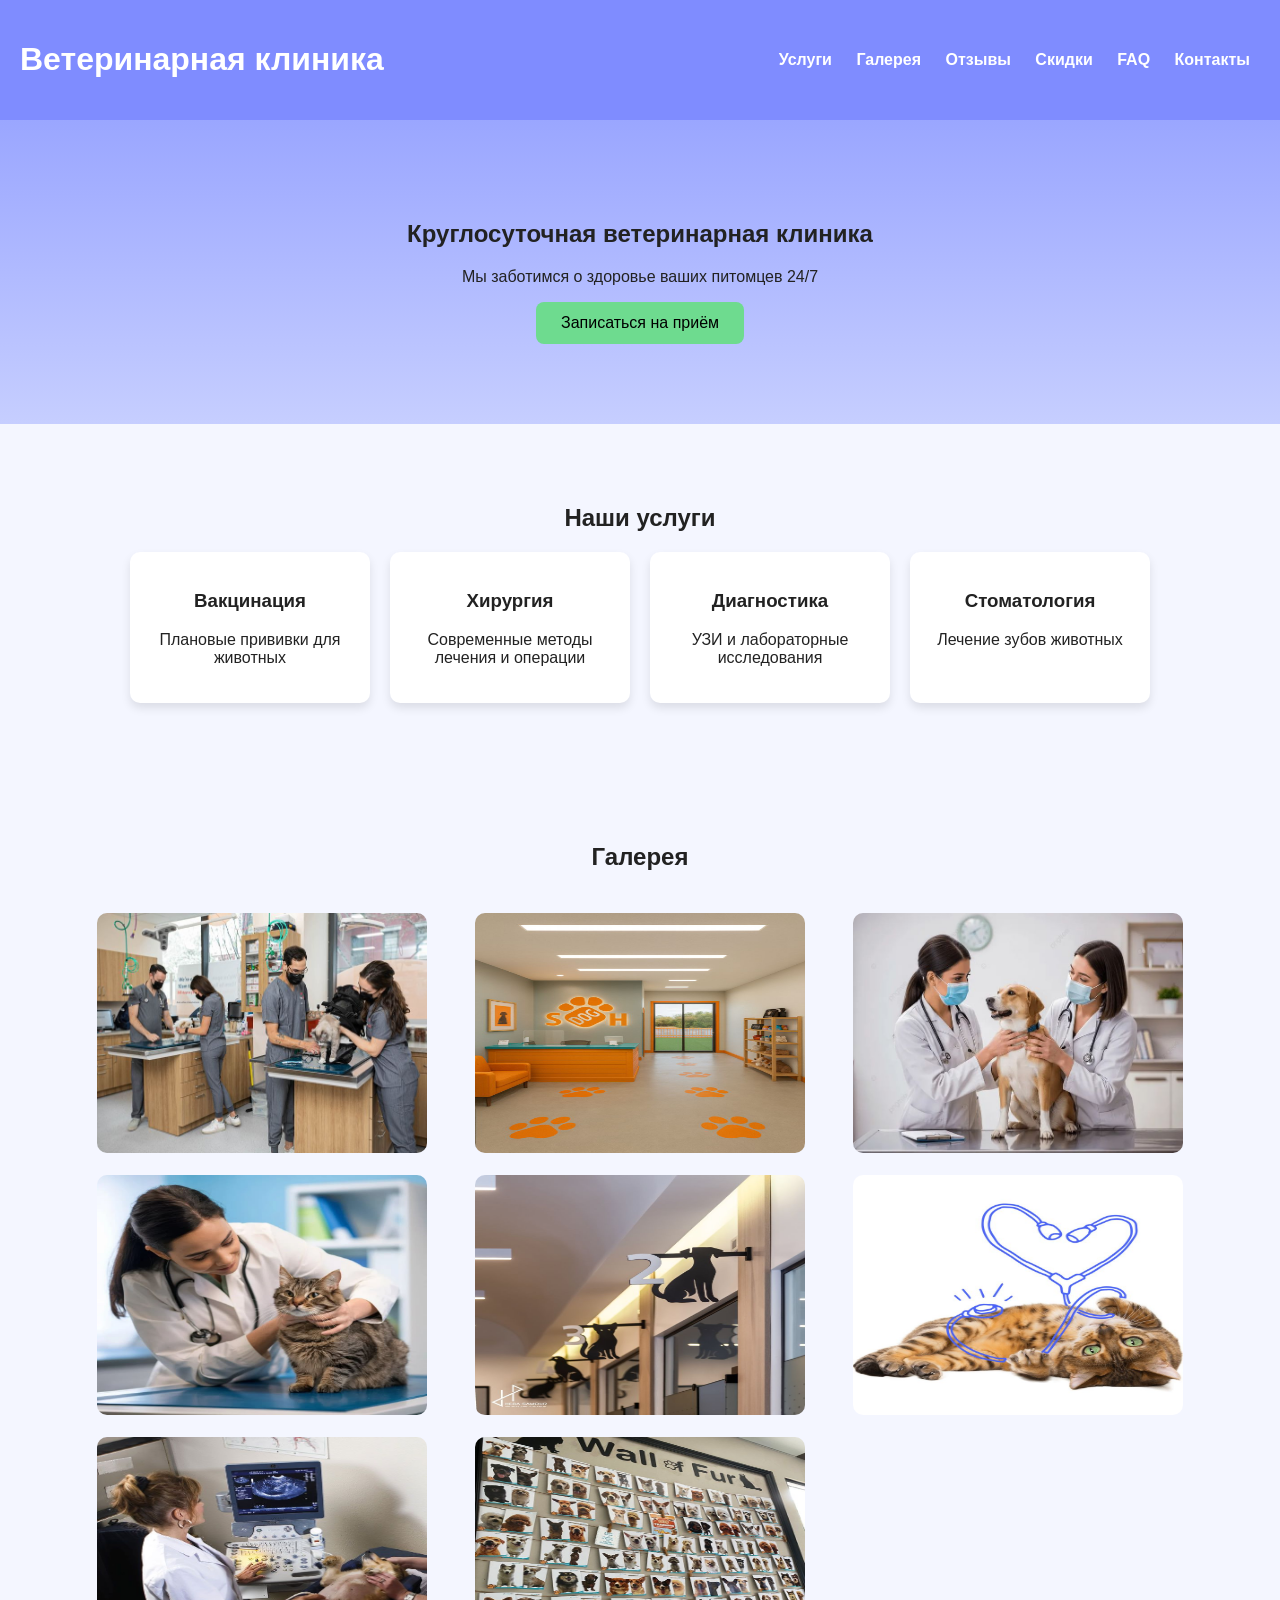
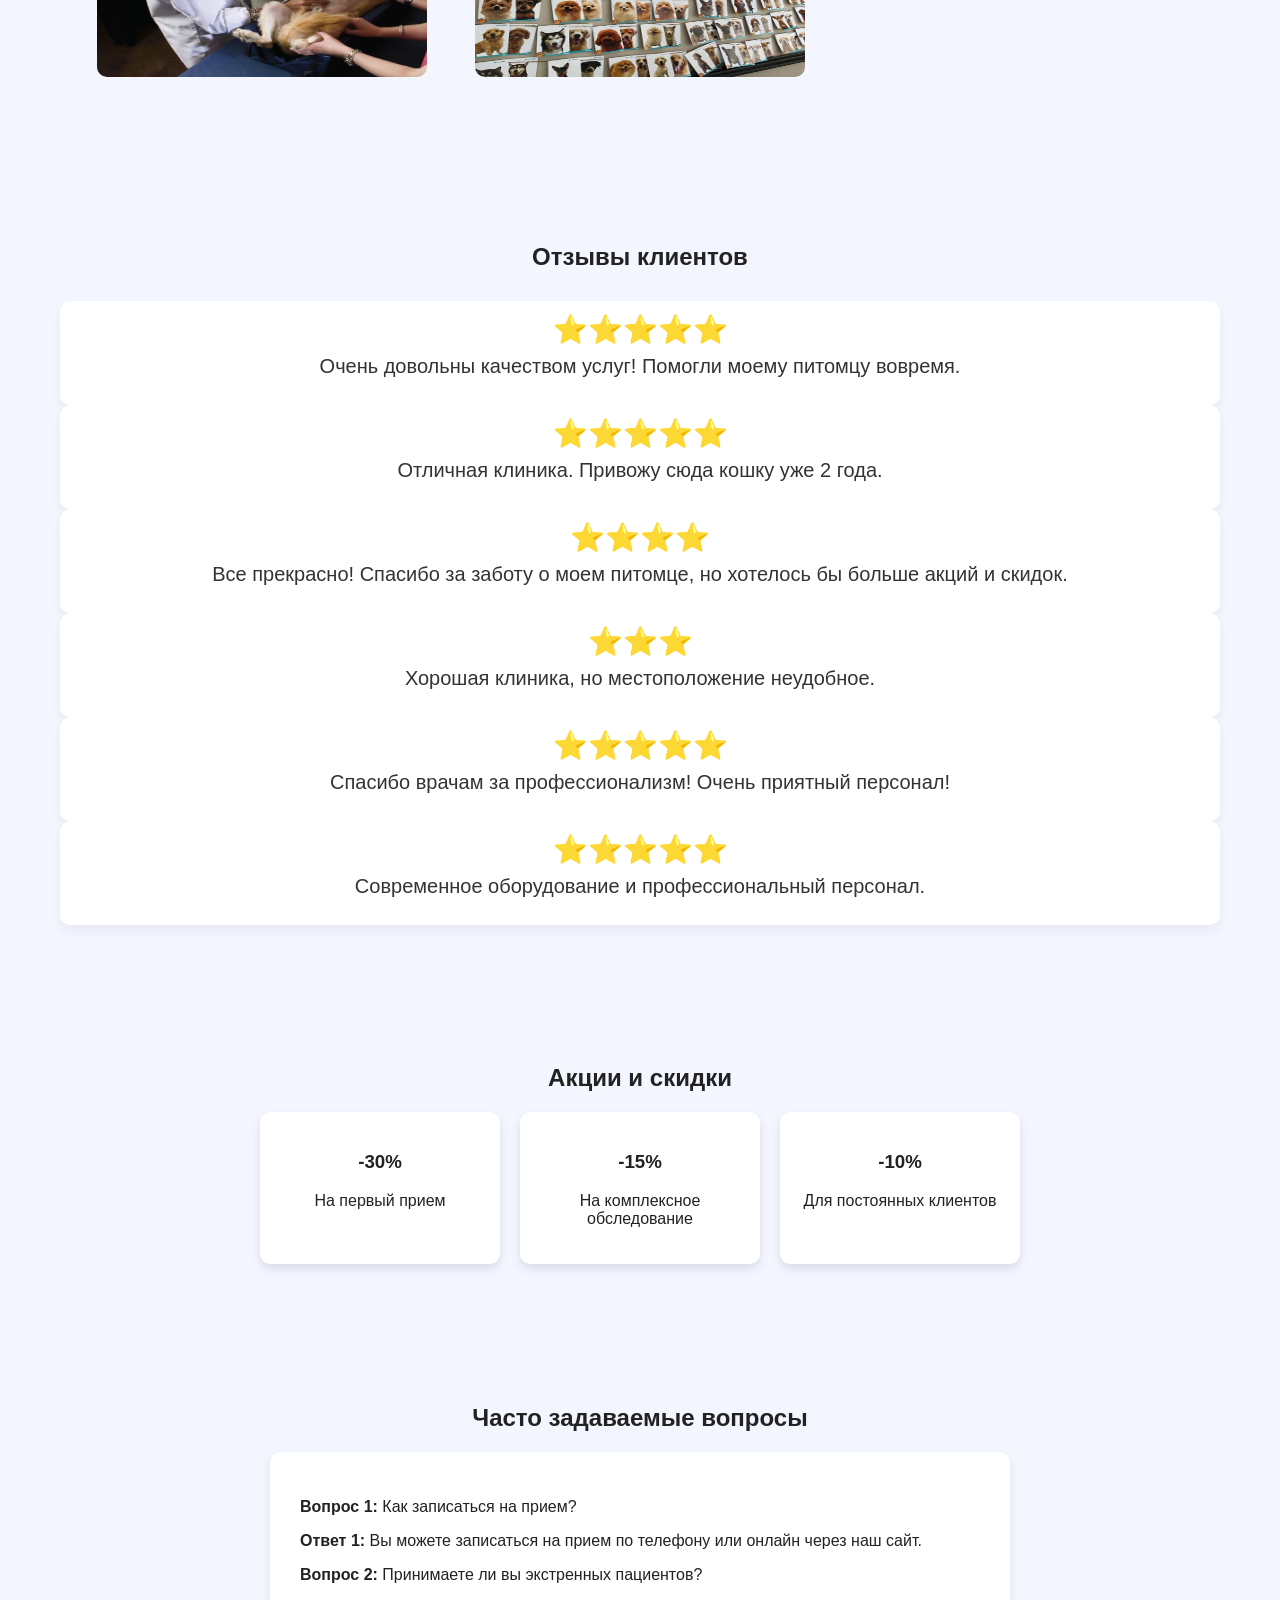
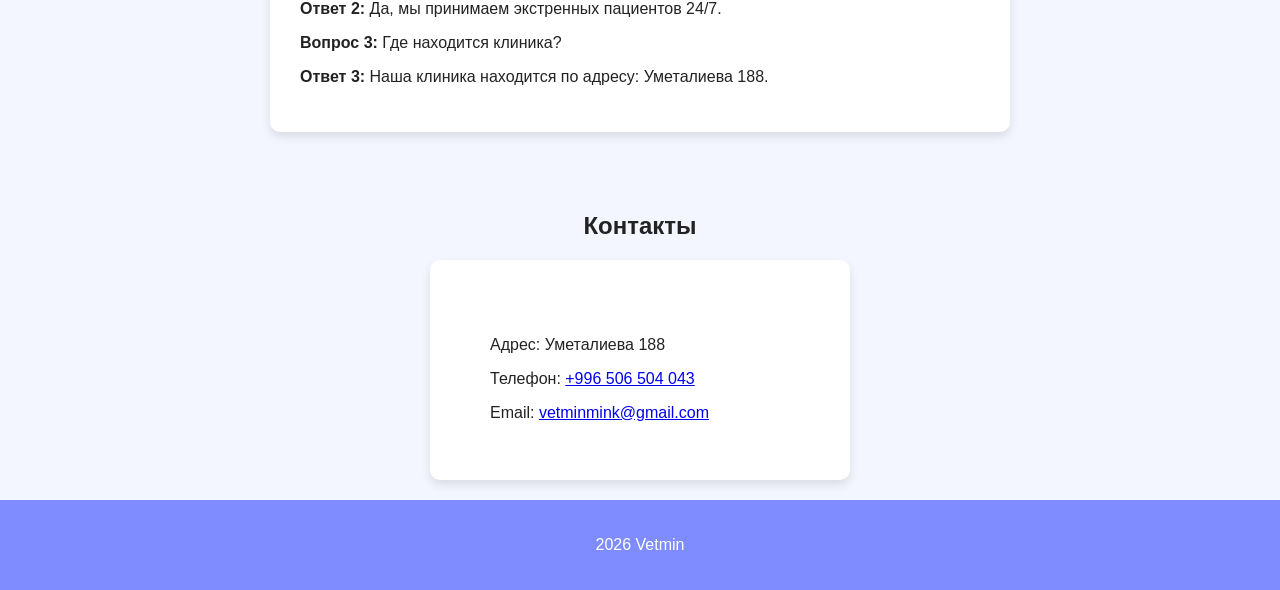
<file: index.html>
<!DOCTYPE html>
<html lang="ru">
<head>
    <meta charset="UTF-8">
    <meta name="viewport" content="width=device-width, initial-scale=1.0">
    <title>Ветеринарная клиника</title>
    <link rel="stylesheet" href="style.css">
</head>

<body>
    <header>
        <h1>Ветеринарная клиника</h1>
        <nav>
            <a href="#services">Услуги</a>
            <a href="#gallery">Галерея</a>
            <a href="#reviews">Отзывы</a>
            <a href="#discounts">Скидки</a>
            <a href="#faq">FAQ</a>
            <a href="#contact">Контакты</a>
        </nav>
    </header>

    <main>
        <section class="hero">
            <h2>Круглосуточная ветеринарная клиника</h2>
            <p>Мы заботимся о здоровье ваших питомцев 24/7</p>
            <a href="mu2.html"> <button>Записаться на приём</button></a>
           
        </section>

        <section id="services" class="section">
            <h2>Наши услуги</h2>

            <div class="cards">
                <div class="card">
                    <h3>Вакцинация</h3>
                    <p>Плановые прививки для животных</p>
                </div>
                <div class="card">
                    <h3>Хирургия</h3>
                    <p>Современные методы лечения и операции</p>
                </div>
                <div class="card">
                    <h3>Диагностика</h3>
                    <p>УЗИ и лабораторные исследования</p>
                </div>
                <div class="card">
                    <h3>Стоматология</h3>
                    <p>Лечение зубов животных</p>
                </div>
            </div>
        </section>

        <section id="gallery" class="section">
            <h2>Галерея</h2>
            <div class="gallery">
                <div class="foto1">
                    <img src="./images/clinic_staff.jpg" alt="">
                </div>
                 <div class="foto1">
                    <img src="./images/dog_checkup.jpg" alt="">
                </div>
                 <div class="foto1">
                    <img src="./images/dog_with_blue_collar.jpg" alt="">
                </div>
                 <div class="foto1">
                    <img src="./images/recovery.jpg" alt="">
                </div>
                 <div class="foto1">
                    <img src="./images/surgery_room.jpg" alt="">
                    </div>
                    <div class="foto1">
                        <img src="images/oooo.jpeg" alt="">
                    </div>
                        <div class="foto1">
                            <img src="images/kkk.jpeg" alt="">   
                        </div>
                        <div class="foto1">
                            <img src="images/_ (4).jpeg" alt="">
                        </div>
            </div>
                </div>
            </div>
        </section>
    <section id="reviews" class="section">
        <h2>Отзывы клиентов</h2>

        <div class="reviews"></div>

        <div class="review">
            <p class="review-rating">⭐⭐⭐⭐⭐</p>
            <p class="review-text">Очень довольны качеством услуг! Помогли моему питомцу вовремя.</p>
        </div>

        <div class="review">
            <p class="review-rating">⭐⭐⭐⭐⭐</p>
            <p class="review-text">Отличная клиника. Привожу сюда кошку уже 2 года.</p>
        </div>

        <div class="review">
            <p class="review-rating">⭐⭐⭐⭐</p>
            <p class="review-text">Все прекрасно! Спасибо за заботу о моем питомце, но хотелось бы больше акций и скидок.</p>
        </div>

        <div class="review">
            <p class="review-rating">⭐⭐⭐</p>
            <p class="review-text">Хорошая клиника, но местоположение неудобное.</p>
        </div>
        
        <div class="review">
            <p class="review-rating">⭐⭐⭐⭐⭐</p>
            <p class="review-text">Спасибо врачам за профессионализм! Очень приятный персонал!</p>
        </div>

        <div class="review">
            <p class="review-rating">⭐⭐⭐⭐⭐</p>
            <p class="review-text">Современное оборудование и профессиональный персонал.</p>
        </div>
    </section>

    <section id="discounts" class="section">
        <h2> Акции и скидки</h2>
        
        <div class="cards">

        <div class="card">
            <h3>-30%</h3>
            <p>На первый прием</p> 
        </div>

        <div class="card">
            <h3>-15%</h3>
            <p>На комплексное обследование</p>
        </div>
        <div class="card">
            <h3>-10%</h3>
            <p>Для постоянных клиентов</p>
        </div>

        </section>

        <section id="faq" class="section">
            <h2>Часто задаваемые вопросы</h2>
            <div class="faq">

            <p><strong>Вопрос 1:</strong> Как записаться на прием?</p>
            <p><strong>Ответ 1:</strong> Вы можете записаться на прием по телефону или онлайн через наш сайт.</p>

            <p><strong>Вопрос 2:</strong> Принимаете ли вы экстренных пациентов?</p>
            <p><strong>Ответ 2:</strong> Да, мы принимаем экстренных пациентов 24/7.</p>

            <p><strong>Вопрос 3:</strong> Где находится клиника?</p>
            <p><strong>Ответ 3:</strong> Наша клиника находится по адресу: Уметалиева 188.</p>
            </div>
        </section>

        <h2 class="con">Контакты</h2>
        <section id="contact" class="section">
            <p>Адрес: Уметалиева 188</p>
            <p>Телефон: <a href="tel:+996506504043">+996 506 504 043</a></p>
            <p>Email: <a href="mailto:vetminmink@gmail.com">vetminmink@gmail.com</a></p>

        </section>
    </main>

    <footer>
        <p> 2026 Vetmin </p>
    </footer>
</body>

</html>
</file>
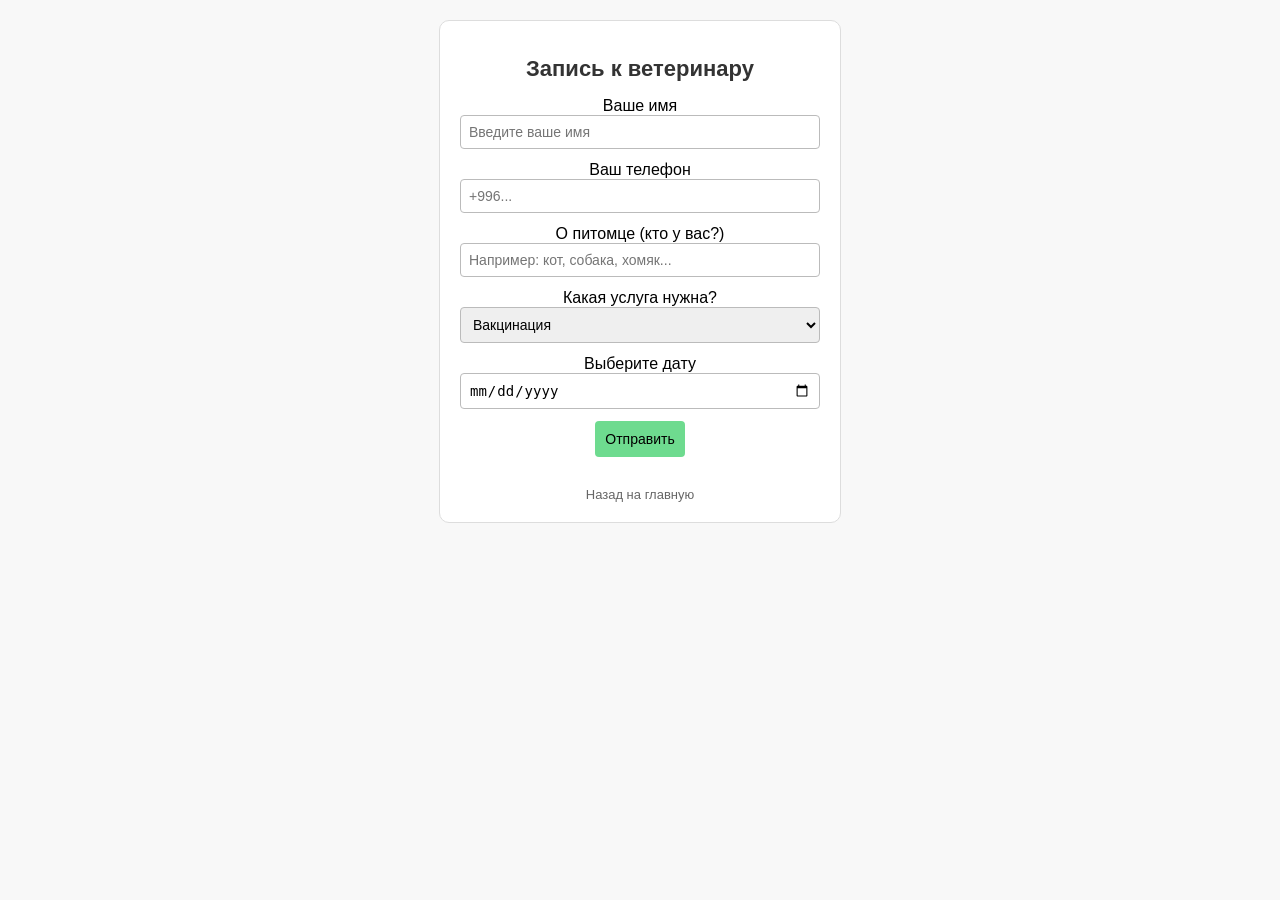
<file: mu2.html>
<!DOCTYPE html>
<html lang="ru">
<head>
    <meta charset="UTF-8">
    <meta name="viewport" content="width=device-width, initial-scale=1.0">
    <title>Запись к ветеринару</title>
    <link rel="stylesheet" href="./mu2.css">
</head>
<body>
    <div class="main-box">
        <h1>Запись к ветеринару</h1>

        <form method="post" action="#">
            <label for="name">Ваше имя</label>
            <input id="name" name="name" type="text" placeholder="Введите ваше имя">

            <label for="phone">Ваш телефон</label>
            <input id="phone" name="phone" type="tel" placeholder="+996...">

            <label for="pet">О питомце (кто у вас?)</label>
            <input id="pet" name="pet" type="text" placeholder="Например: кот, собака, хомяк...">

            <label for="service">Какая услуга нужна?</label>
            <select id="service" name="service">
                <option>Вакцинация</option>
                <option>Хирургия</option>
                <option>Диагностика</option>
                <option>Стоматология</option>
            </select>

            <label for="date">Выберите дату</label>
            <input id="date" name="date" type="date">

            <button class="send-btn" type="submit">Отправить</button>

            <br><br>
            <a href="index.html">Назад на главную</a>
        </form>
    </div>
</body>
</html>
</file>
<file: style.css>
body {
  font-family:
    -apple-system, BlinkMacSystemFont, "Segoe UI", Roboto, "Helvetica Neue",
    Arial, sans-serif;
  margin: 0;
  background: #f4f6ff;
  color: #222;
}

header {
  display: flex;
  justify-content: space-between;
  align-items: center;
  background: #7f8cff;
  padding: 20px;
  color: white;
}

nav a {
  margin: 10px;
  text-decoration: none;
  color: white;
  font-weight: bold;
}

.hero {
  text-align: center;
  padding: 80px;
  background: linear-gradient(#9aa6ff, #c6ceff);
}

.hero button {
  padding: 12px 25px;
  background: #6edb8f;
  border: none;
  border-radius: 8px;
  font-size: 16px;
  cursor: pointer;
}

.section {
  padding: 60px;
  text-align: center;
}

.cards {
  display: flex;
  justify-content: center;
  gap: 20px;
  flex-wrap: wrap;
}

.card {
  background: white;
  padding: 20px;
  border-radius: 10px;
  width: 200px;
  box-shadow: 0 5px 10px rgba(0, 0, 0, 0.1);
}

.gallery {
  display: grid;
  grid-template-columns: repeat(auto-fit, minmax(280px, 1fr));
  gap: 18px;
  padding: 22px;
}

.foto1 img {
  width: 330px;
  height: 240px;
  border-radius: 10px;
}

.gallery figure {
  height: 240px;
  overflow: hidden;
  border-radius: 10px;
  margin: 0;
}
.foto1 figure {
  height: 240px;
  overflow: hidden;
  border-radius: 10px;
  margin: 0;
}

.reviews {
  display: grid;
  grid-template-columns: repeat(auto-fit, minmax(220px, 1fr));
  gap: 18px;
  align-items: start;
  max-width: 960px;
  margin: 0 auto 10px auto;
  padding: 0 10px;
}

.review {
  background: white;
  padding: 12px;
  border-radius: 10px;
  min-height: 80px;
  box-shadow: 0 6px 12px rgba(0, 0, 0, 0.05);
  display: flex;
  flex-direction: column;
  justify-content: flex-start;
  transition:
    transform 160ms ease,
    box-shadow 160ms ease;
}

.review:hover {
  transform: translateY(-6px);
  box-shadow: 0 10px 22px rgba(0, 0, 0, 0.1);
}

.review-rating {
  margin: 0 0 6px 0;
  font-weight: 700;
  font-size: 28px;
}

.review-text {
  margin: 0;
  color: #333;
  font-size: 20px;
  line-height: 1.4;
  display: -webkit-box;
  line-clamp: 3;
  -webkit-line-clamp: 3;
  -webkit-box-orient: vertical;
  overflow: hidden;
  max-height: calc(1.4em * 3);
}
.faq {
  max-width: 680px;
  margin: auto;
  text-align: left;
  background-color: white;
  padding: 30px;
  margin: 0 auto;
  border-radius: 10px;
  box-shadow: 0 5px 10px rgba(0, 0, 0, 0.1);
}
footer {
  background: #7f8cff;
  color: white;
  text-align: center;
  padding: 20px;
}
#contact {
  width: 300px;
  height: 100px;
  margin: 20px auto;
  text-align: left;
  background-color: white;
  border-radius: 10px;
  box-shadow: 0 5px 10px rgba(0, 0, 0, 0.1);
}
.con {
  text-align: center;
}
</file>
<file: mu2.css>
body {
  background-color: #f8f8f8;
  text-align: center;
  font-family: Arial, sans-serif;
  margin: 20px;
}

.main-box {
  background: #fff;
  padding: 20px;
  border-radius: 10px;
  width: 360px;
  margin: 0 auto;
  border: 1px solid #ddd;
}

h1 {
  color: #333;
  font-size: 22px;
  margin-bottom: 15px;
}

p {
  margin: 8px 0;
  font-size: 14px;
  font-weight: 600;
}

input,
select {
  width: 100%;
  padding: 8px;
  margin-bottom: 12px;
  border: 1px solid #bbb;
  border-radius: 4px;
  font-size: 14px;
  box-sizing: border-box;
}

.send-btn {
  background: #6edb8f;
  padding: 10px;
  border: 0;
  border-radius: 4px;
  cursor: pointer;
  font-size: 14px;
}

a {
  display: block;
  color: #666;
  text-decoration: none;
  margin-top: 12px;
  font-size: 13px;
}

a:hover {
  text-decoration: underline;
}
</file>
